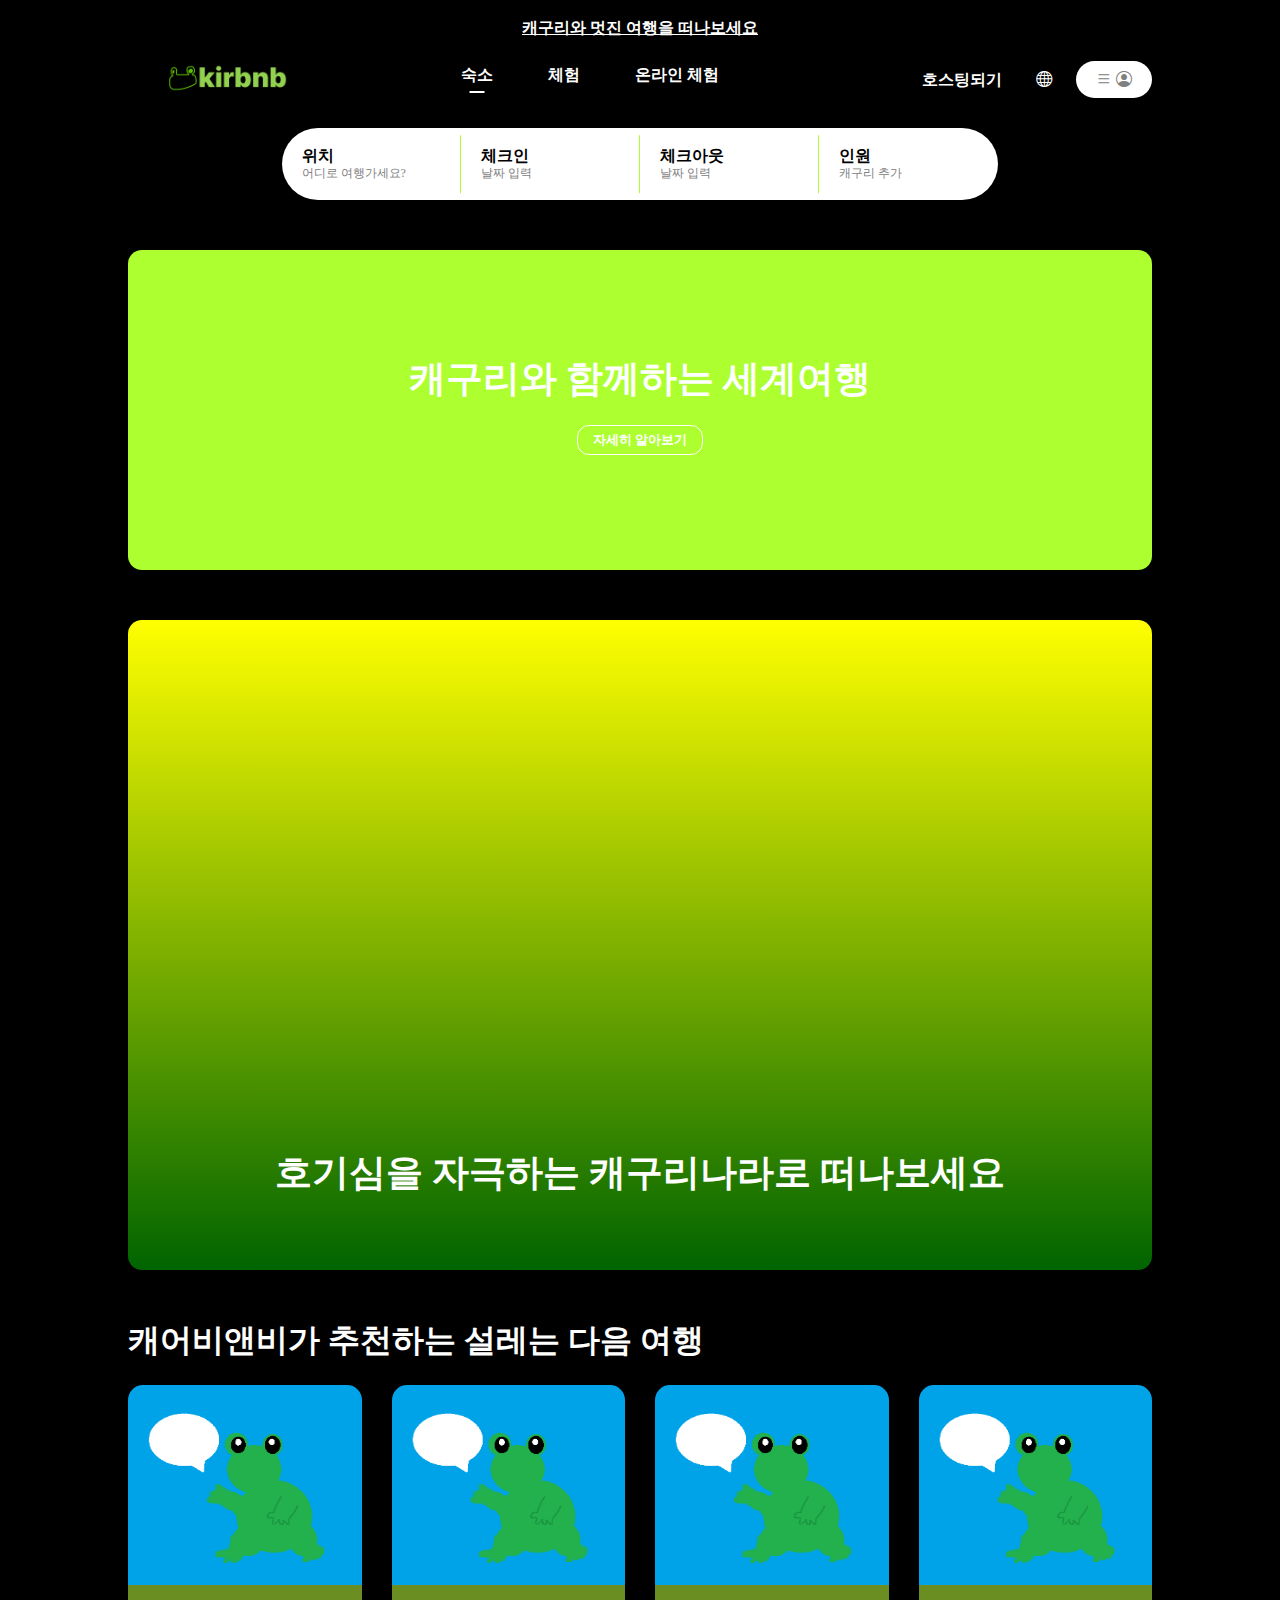
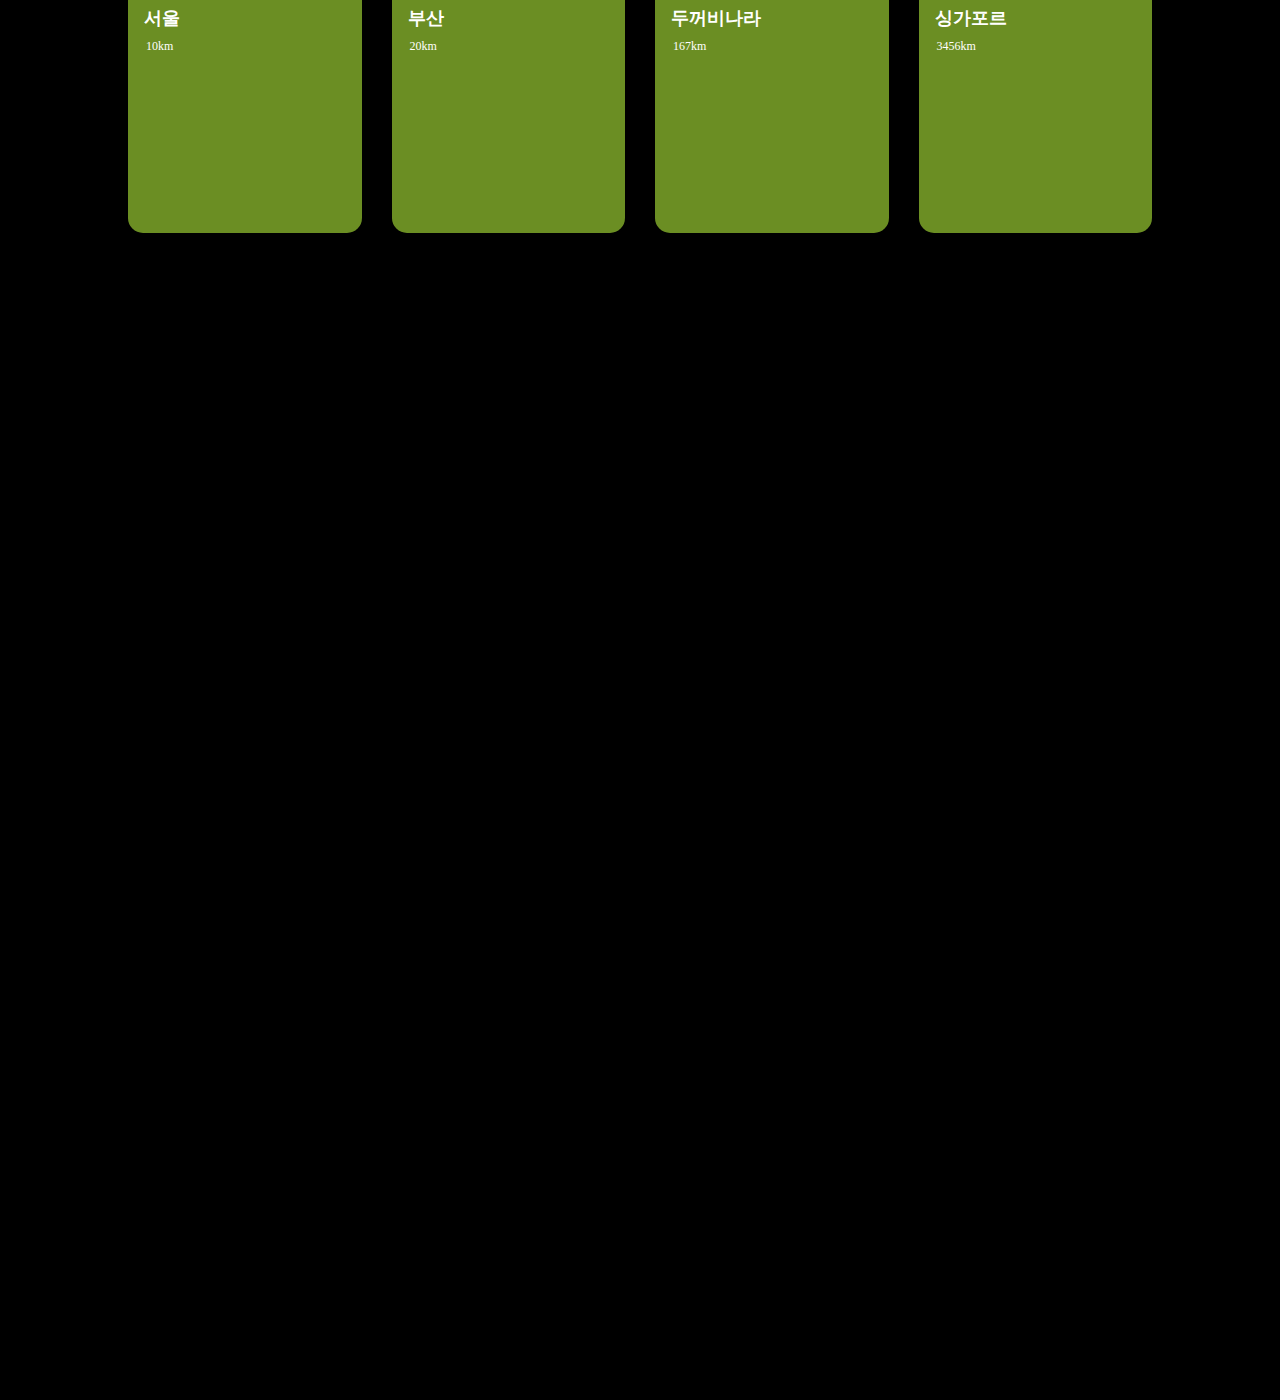
<file: zerobase_airbnb/index.html>
<!DOCTYPE html>
<html lang="ko">
<head>
    <meta charset="UTF-8">
    <meta http-equiv="X-UA-Compatible" content="IE=edge">
    <meta name="viewport" content="width=device-width, initial-scale=1.0">
    <title>Document</title>

    <link rel="stylesheet" href="./reset.css">
    <link rel="stylesheet" href="./default.css">
    <link rel="stylesheet" href="./main.css">

    <link rel="stylesheet" href="https://cdn.jsdelivr.net/npm/bootstrap-icons@1.10.3/font/bootstrap-icons.css">
</head>

<body>
    <div class="wrap">
        <div class="black-bg"></div>
        <header>
            <a href="" style="color: white; font-weight: bold;">
                캐구리와 멋진 여행을 떠나보세요
            </a>

            <div class="gnb mt-sm">
                <div class="logo">
                    <a href="./index.html"><img id="kirbnb" src="./img/logo.png" alt="캐어비앤비"></a>
                 
                </div>
                <div class="gnb-menu">
                    <ul>
                        <li class="active">숙소</li>
                        <li>체험</li>
                        <li>온라인 체험</li>
                    </ul>
                </div>
                <div class="menu">
                    <p class="menu-hover">호스팅되기</p>
                    <i class="bi bi-globe menu-hover"></i>
                    <div class="profile">
                        <i class="bi bi-list"></i>
                        <i class="bi bi-person-circle"></i>
                    </div>
                </div>
                <div class="search">
                    <ul class="searchul">
                        <li>위치<br/><span>어디로 여행가세요?</span></li>
                        <li>체크인<br/><span>날짜 입력</span></li>
                        <li>체크아웃<br/><span>날짜 입력</span></li>
                        <li>인원<br/><span>캐구리 추가</span></li>
                    </ul>
                </div>
            </div>
        </header>
        <div class="notice mt-lg">
            <p>캐구리와 함께하는 세계여행</p>
            <button>자세히 알아보기</button>
        </div>
        <div class="mainBanner mt-lg">
            <div class="content"><p>호기심을 자극하는 캐구리나라로 떠나보세요</p></div>
        </div>
        <div class="idea mt-lg">
            <p class="heading">
                캐어비앤비가 추천하는 설레는 다음 여행
            </p>
            <!--figure tag-->
            <div class="city mt-sm">
                <figure class="card">
                    <img src="./img/img.png" alt="">
                    <figcaption>
                        <p>서울</p>
                        <span>10km</span>
                    </figcaption>
                </figure>
                <figure class="card">
                    <img src="./img/img.png" alt="">
                    <figcaption>
                        <p>부산</p>
                        <span>20km</span>
                    </figcaption>
                </figure>
                <figure class="card">
                    <img src="./img/img.png" alt="">
                    <figcaption>
                        <p>두꺼비나라</p>
                        <span>167km</span>
                    </figcaption>
                </figure>
                <figure class="card">
                    <img src="./img/img.png" alt="">
                    <figcaption>
                        <p>싱가포르</p>
                        <span>3456km</span>
                    </figcaption>
                </figure>
            </div>
        </div>
    </div>
    
</body>
</html>
</file>
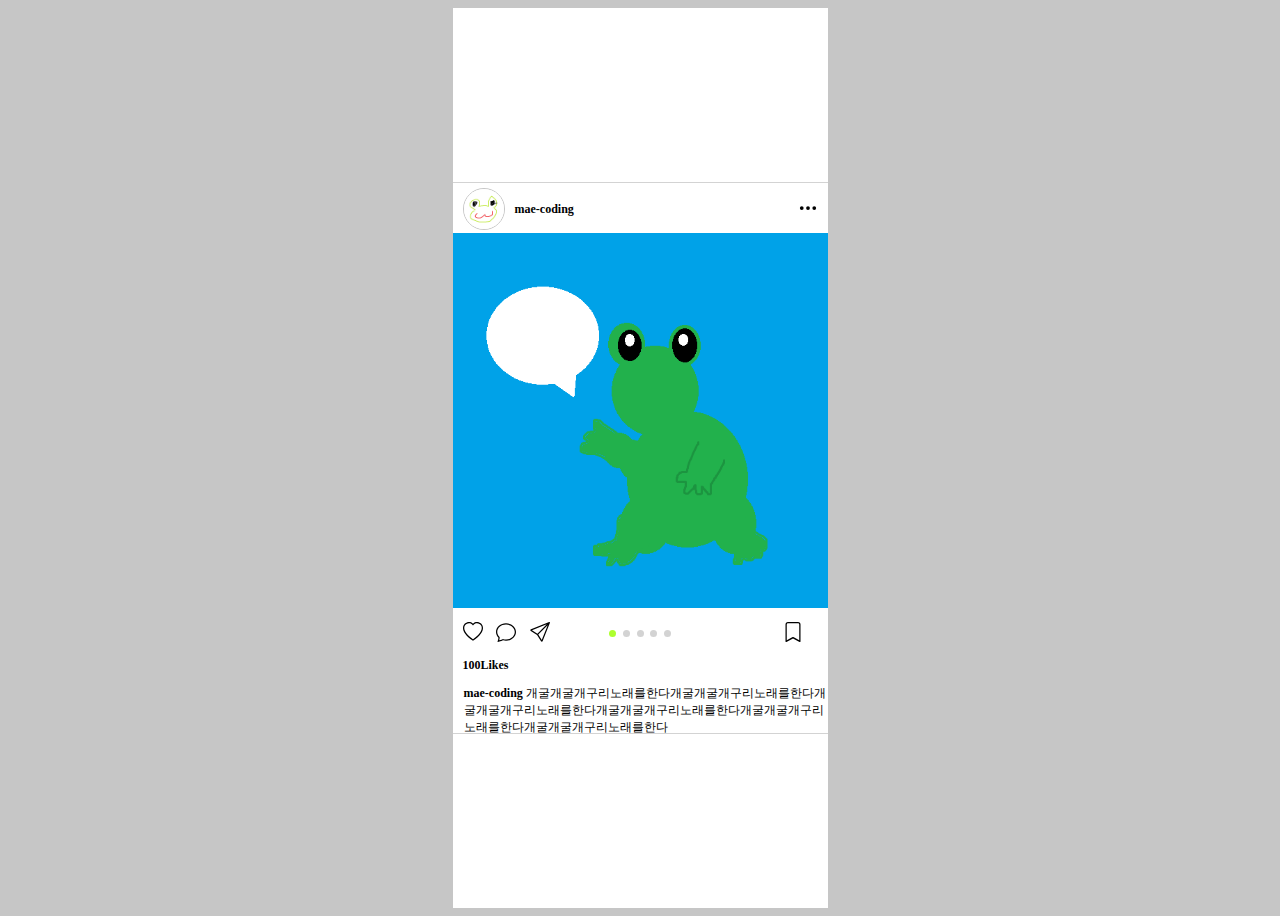
<file: zerobase_insta/index.html>
<!DOCTYPE html>
<html lang="ko">
<head>
    <meta charset="UTF-8">
    <meta http-equiv="X-UA-Compatible" content="IE=edge">
    <meta name="viewport" content="width=device-width, initial-scale=1.0">
    <script defer src="button.js"></script>
    <link rel="stylesheet" href="./style.css">
</head>

<body>
    <div class="wrap">
        <div class="instagram">
            <div class="header">
                <div class="header-left">
                    <img class="header-img" src="./img/profile.png" alt="">
                    <b id="ig-id">mae-coding</b>
                </div>
                <div class="header-right">
                    <svg id="right-menu"xmlns="http://www.w3.org/2000/svg" width="20" height="20" fill="currentColor" class="bi bi-three-dots" viewBox="0 0 16 16">
                        <path d="M3 9.5a1.5 1.5 0 1 1 0-3 1.5 1.5 0 0 1 0 3zm5 0a1.5 1.5 0 1 1 0-3 1.5 1.5 0 0 1 0 3zm5 0a1.5 1.5 0 1 1 0-3 1.5 1.5 0 0 1 0 3z"/>
                      </svg>
                </div>
            </div>
            <img class="img" src="./img/img_post.png" alt="">
            <div class="footer">
                <div class="top-left">
                    <span>
                        <svg id="heart"xmlns="http://www.w3.org/2000/svg" width="20" height="20" fill="currentColor" class="bi bi-heart" viewBox="0 0 16 16">
                        <path d="m8 2.748-.717-.737C5.6.281 2.514.878 1.4 3.053c-.523 1.023-.641 2.5.314 4.385.92 1.815 2.834 3.989 6.286 6.357 3.452-2.368 5.365-4.542 6.286-6.357.955-1.886.838-3.362.314-4.385C13.486.878 10.4.28 8.717 2.01L8 2.748zM8 15C-7.333 4.868 3.279-3.04 7.824 1.143c.06.055.119.112.176.171a3.12 3.12 0 0 1 .176-.17C12.72-3.042 23.333 4.867 8 15z"/>
                      </svg>
                      <svg id="fill-heart" xmlns="http://www.w3.org/2000/svg" width="20" height="20" fill="currentColor" class="bi bi-heart-fill" viewBox="0 0 16 16">
                        <path fill-rule="evenodd" d="M8 1.314C12.438-3.248 23.534 4.735 8 15-7.534 4.736 3.562-3.248 8 1.314z"/>
                      </svg>
                    </span>
                    <span>
                        <svg id="comment" xmlns="http://www.w3.org/2000/svg" width="20" height="20" fill="currentColor" class="bi bi-chat" viewBox="0 0 16 16">
                            <path d="M2.678 11.894a1 1 0 0 1 .287.801 10.97 10.97 0 0 1-.398 2c1.395-.323 2.247-.697 2.634-.893a1 1 0 0 1 .71-.074A8.06 8.06 0 0 0 8 14c3.996 0 7-2.807 7-6 0-3.192-3.004-6-7-6S1 4.808 1 8c0 1.468.617 2.83 1.678 3.894zm-.493 3.905a21.682 21.682 0 0 1-.713.129c-.2.032-.352-.176-.273-.362a9.68 9.68 0 0 0 .244-.637l.003-.01c.248-.72.45-1.548.524-2.319C.743 11.37 0 9.76 0 8c0-3.866 3.582-7 8-7s8 3.134 8 7-3.582 7-8 7a9.06 9.06 0 0 1-2.347-.306c-.52.263-1.639.742-3.468 1.105z"/>
                          </svg>
                    </span>
                    <span>
                        <svg id="DM" xmlns="http://www.w3.org/2000/svg" width="20" height="20" fill="currentColor" class="bi bi-send" viewBox="0 0 16 16">
                            <path d="M15.854.146a.5.5 0 0 1 .11.54l-5.819 14.547a.75.75 0 0 1-1.329.124l-3.178-4.995L.643 7.184a.75.75 0 0 1 .124-1.33L15.314.037a.5.5 0 0 1 .54.11ZM6.636 10.07l2.761 4.338L14.13 2.576 6.636 10.07Zm6.787-8.201L1.591 6.602l4.339 2.76 7.494-7.493Z"/>
                          </svg>
                    </span>
                </div>
                
                <div class="top-center">
                    <ul>
                        <li style="background-color:greenyellow;"></li>
                        <li></li>
                        <li></li>
                        <li></li>
                        <li></li>

                    </ul>
                </div>
                <div class="top-right">
                   <span>
                    <svg id="bookmark" xmlns="http://www.w3.org/2000/svg" width="20" height="20" fill="currentColor" class="bi bi-bookmark" viewBox="0 0 16 16">
                    <path d="M2 2a2 2 0 0 1 2-2h8a2 2 0 0 1 2 2v13.5a.5.5 0 0 1-.777.416L8 13.101l-5.223 2.815A.5.5 0 0 1 2 15.5V2zm2-1a1 1 0 0 0-1 1v12.566l4.723-2.482a.5.5 0 0 1 .554 0L13 14.566V2a1 1 0 0 0-1-1H4z"/>
                  </svg>
                  <svg id="fill-bookmark" xmlns="http://www.w3.org/2000/svg" width="20" height="20" fill="currentColor" class="bi bi-bookmark-fill" viewBox="0 0 16 16">
                    <path d="M2 2v13.5a.5.5 0 0 0 .74.439L8 13.069l5.26 2.87A.5.5 0 0 0 14 15.5V2a2 2 0 0 0-2-2H4a2 2 0 0 0-2 2z"/>
                  </svg>
                </span> 
                </div>
                <div class="like">
                    <b>100Likes</b>
                </div>
                <div class="comment">
                    <p><b>mae-coding</b> 개굴개굴개구리노래를한다개굴개굴개구리노래를한다개굴개굴개구리노래를한다개굴개굴개구리노래를한다개굴개굴개구리노래를한다개굴개굴개구리노래를한다</p>
                </div>
                
            
            
            
            </div>
    </div>
    
</body>
</html>
</file>
<file: zerobase_airbnb/default.css>
.mt-sm{
    margin-top: 25px;
}

.mt-lg{
    margin-top: 50px;
}

.heading{
    position: relative;
    color: white;
    font-size: 2rem;
    line-height: 2.5rem;
    font-weight: 900;
}
</file>
<file: zerobase_airbnb/main.css>
.wrap{
    background-color: white;
    width: 80%;
    max-width: 1920px;
    margin: 0 auto;
}

/*black-bg*/
.black-bg{
    background-color: black;
    width: 100%;
    height: 3000px;
    left: 0;
    position: absolute;
}


/*헤더*/

header{
    text-align: center;
    padding-top: 20px;
    position: relative;
}

header .gnb{
    width: 100%;

    display: grid;
    grid-template-columns: 200px 1fr 300px;
    grid-template-rows: auto auto;
    grid-template-areas: 
    "logo gnb-menu menu"
    "search search search";

    color: white;

}

#kirbnb{
    width: 60%;
}

header .gnb .logo{
    grid-area: logo;

    cursor: pointer;
    display: flex;
    align-items: center;
}
header .gnb .gnb-menu{
    grid-area: gnb-menu;

    cursor: pointer;
    display: flex;
    align-items: center;
}

header .gnb .gnb-menu ul{
    width: 70%;
    display: flex;
    justify-content: space-evenly;
    margin: 0 auto;
    /* margin 0 auto 가운데에*/
}

header .gnb .gnb-menu ul li{
    cursor: pointer;
    font-weight: bold;
    position: relative;
    padding-bottom: 10px;
}



header .gnb .gnb-menu ul li:hover{
   color: gray;
  }

header .gnb .gnb-menu ul li:hover::before{
    content: "";
    height: 2px;
    width: 5px;
    background-color: white;
    position: absolute;
    bottom: 0px;
    left: 50%;
    transform: translate(-50%,0); /*가운데에부여, before와 차이?*/
  }
  
header .gnb .gnb-menu ul .active::before{
    content: "";
    height: 2px;
    width: 15px;
    background-color: white;
    position: absolute;
    bottom: 0px;
    left: 50%;
    transform: translate(-50%,0); /*가운데에부여*/
}

  
header .gnb .menu{
    grid-area: menu;

    display: flex;
    align-items: center;
    justify-content: space-between;
    font-weight: bold;
    width: 80%;
    margin-left: 20%;
}


header .gnb .menu .menu-hover{
    padding: 10px 10px;
    border-radius: 30px;
}

header .gnb .menu .menu-hover:hover{
    background-color: rgba(172,172,172,0.5);
}

header .gnb .menu .profile{
    background-color: white;
    color: gray;
    padding: 10px 20px;
    border-radius: 30px;
    font-weight: bold;
}

header .gnb .search{
    grid-area: search;
    width: 70%;
    margin: 0 auto;
    margin-top: 30px;
}


header .gnb .search .searchul{
    background-color: white;
    color: black;
    display: flex;
    border-radius: 50px;
}



header .gnb .search .searchul li{
    width: 25%;
    text-align: left;
    padding: 20px 50px 20px 20px;
    font-weight: bold;
    border-radius: 50px;
    position: relative;
}


header .gnb .search .searchul li::after{
    position: absolute;
    /*relative와 absolute*/
    content: "";
    width: 1px;
    height: 80%;
    background-color: greenyellow;
    right: 0;
    top:50%;
    transform: translate(0,-50%) ;
    
}

header .gnb .search .searchul li:last-of-type::after{
    display: none;
    /*마지막에는 효과를 안 줄수도*/
}


header .gnb .search .searchul li:hover{
    background-color: lightgrey;
}

header .gnb .search .searchul li span{
    color: gray;
    font-weight: normal;
    font-size: 12px;
}

/*공지*/

.notice{
    background-color: greenyellow;
    border-radius: 14px ;
    text-align: center;
    height: 320px;

    position: relative;

    display:flex;
    flex-direction: column;
    align-items: center;
    justify-content: center;
}

.notice p{
    font-size: 2.3rem;
    /*rem*/
    color: white;
    font-weight: bold;
    line-height: 1.8rem;
    margin-bottom: 2rem;

}

.notice button{
    border: 1px solid white;
    padding: 5px 15px;
    color: white;
    background-color: inherit; /*inherit*/
    font-weight: bold;
    border-radius: 12px;

}

/*메인배너*/
.mainBanner{
    border-radius: 14px ;
    text-align: center;
    height: 600px;

    position: relative;

    display:flex;
    flex-direction: column;
    align-items: center;
    justify-content: flex-end;

    background: linear-gradient(yellow , darkgreen);
    padding-bottom: 50px;
}

.mainBanner .content p{
    color: white;
    font-size: 2.3rem;
    font-weight: bold;
    line-height: 1.8rem;
    margin-bottom: 2rem;
}

/*idea*/
.city{
    position: relative;
    display: flex;
    width: 100%;
}


.city .card{
    width: 25%;
    margin-right: 30px;
}

.city .card:nth-last-of-type(1){
    margin-right: 0px;
}

.city .card img{
    width: 100%;
    height: 200px;    
    display: block;
    /* block */
    border-radius: 15px 15px 0px 0px;
}

.city .card figcaption{
    background-color: olivedrab;
    border-radius: 0px 0px 15px 15px;
    height: 200px;
    padding: 24px 16px;
    color: white;
}

.city .card figcaption p{
    font-weight: bold;
    font-size: 18px;
    margin-bottom: 10px;
}

.city .card figcaption span{
    font-size: 12px;
    margin-left: 2px;
}


/*expression*/

.expression{
    
}
</file>
<file: zerobase_insta/style.css>
body{
    background-color: #c6c6c6;
}

p{
    margin-left: 5px;
    font-size: 12px;
}

.wrap{
    background-color: white;
    width: 375px;
    height: 100vh;
    margin: 0 auto;
    /* vh 우리 브라우저에서 확인할 수 있는 전체 */

    display: flex;
    align-items: center;
}

.instagram{
    width: 100%;
    height: 550px;
    border-top: 1px solid lightgrey;
    border-bottom: 1px solid lightgrey;
    display: grid;
    grid-template-columns:1fr ;
    grid-template-rows:50px 375px 1fr;
    grid-template-areas: 
    "header"
    "img"
    "footer";

}

.header{
    grid-area: header;
    width: auto;
    height: auto;
    margin : 5px 10px;
}

.header-left{
    float: left;
    display: flex;
    align-items: center;
}

.header-right{
    font-size: 12px;
    float: right;
    display: flex;
    align-items: center;
    height: 100%;
}

.header-img{
    height: 40px;
    border-radius: 50%;
    border: 1px solid #c6c6c6;
    margin-right: 10px;
}

.img{
    grid-area: img;
    width: 100%;
    height: 100%;
}

.footer{
    grid-area: footer;
    width: 100%;
    height: 100%;

    display: grid;
    grid-template-columns:1fr 1fr 1fr;
    grid-template-rows:50px auto auto;
    grid-template-areas: 
    "top-left top-center top-right"
    "like like like "
    "comment comment comment";
}

.top-left{
    grid-area: top-left;

    font-size: 10px;
    display: flex;
    width: 80%;
    height: 100%;
    justify-content :space-around;
    align-items: center;
    margin-left: 4px;
}

span:hover{
    color: greenyellow;
}



/* .top-left span:hover{
    color: greenyellow;

    /*nth-of-type(1):hover 첫번째값만*/



#fill-heart{
    display: none;
    color: greenyellow;
}

#fill-bookmark{
    display: none;
    color: greenyellow;
}

#ig-id{
    font-size: 12px;
}
.top-right{
    grid-area: top-right;

    font-size: 10px;
    display: flex;
    width: 100%;
    height: 100%;
    align-items: center;
    margin-left: 80px;
}


.top-center{
    grid-area: top-center;

    display: flex;
    width: 100%;
    height: 100%;
    justify-content :center;
    align-items: center;
}

li{
    width: 7px;
    height: 7px;
    background-color: lightgrey;
    border-radius: 50%;
}

ul{
    padding:  0;
    display: flex;
    width: 50%;
    list-style: none;
    justify-content :space-between;
}

.like{
    grid-area: like;
    font-size: 12px;
    margin-left: 10px;
}

.comment{
    grid-area: comment;
    font-size: 10px;
    margin-left: 6px;
}
</file>
